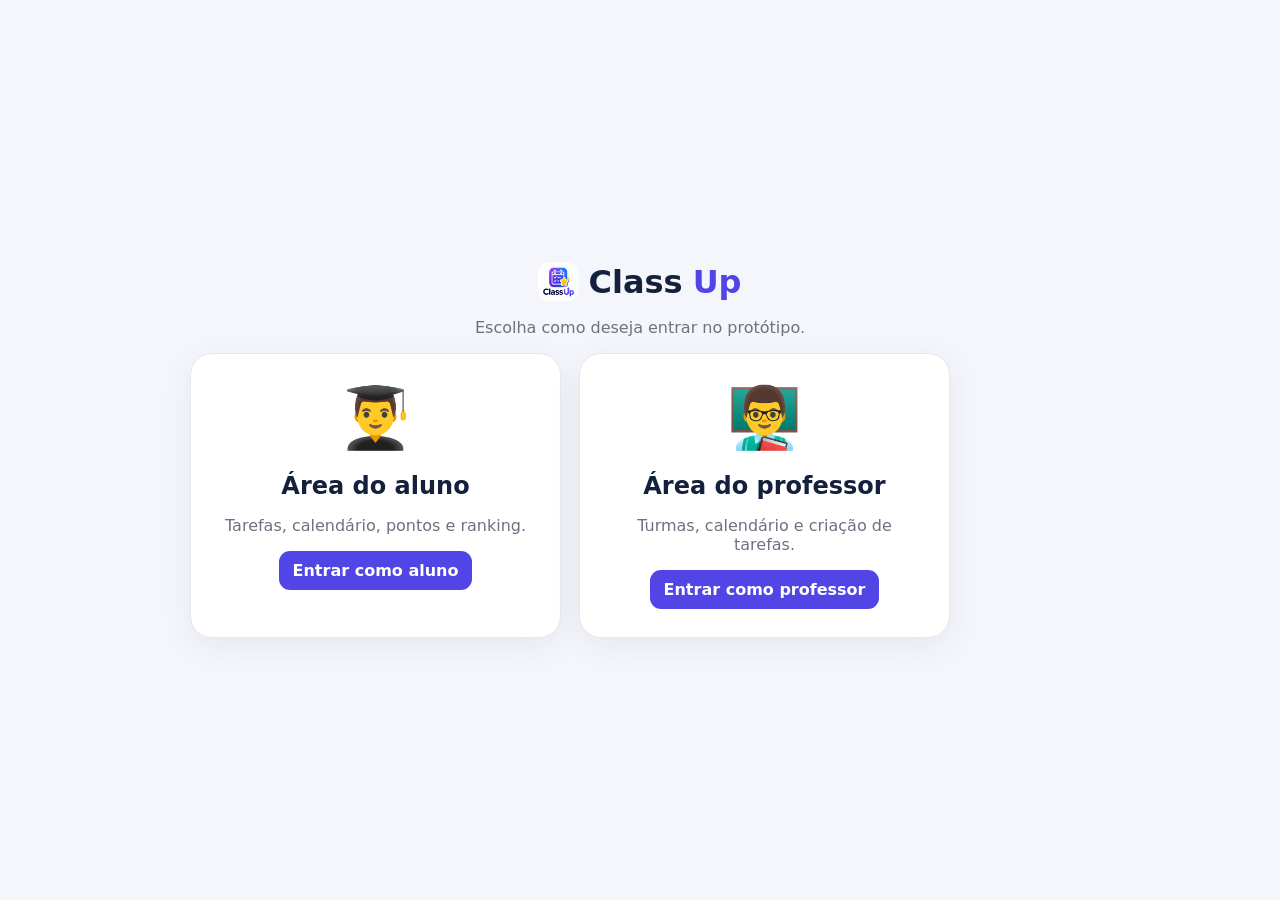
<file: index.html>
<!DOCTYPE html><html lang="pt-BR"><head><meta charset="UTF-8"><meta name="viewport" content="width=device-width,initial-scale=1,viewport-fit=cover"><title>ClassUp</title><link rel="stylesheet" href="styles.css"></head><body><div class="homechoices"><div style="width:100%;max-width:900px;text-align:center"><div class="brand" style="justify-content:center;color:#14213d;font-size:32px"><div class="logo"><img src="logo.png"></div>Class<span style="color:#5146e5">Up</span></div><p class="sub">Escolha como deseja entrar no protótipo.</p><div class="choicegrid"><div class="choice"><div style="font-size:60px">👨‍🎓</div><h2>Área do aluno</h2><p class="sub">Tarefas, calendário, pontos e ranking.</p><a class="btn primary" href="aluno.html" style="display:inline-block;text-decoration:none">Entrar como aluno</a></div><div class="choice"><div style="font-size:60px">👨‍🏫</div><h2>Área do professor</h2><p class="sub">Turmas, calendário e criação de tarefas.</p><a class="btn primary" href="professor.html" style="display:inline-block;text-decoration:none">Entrar como professor</a></div></div></div></div></body></html>
</file>
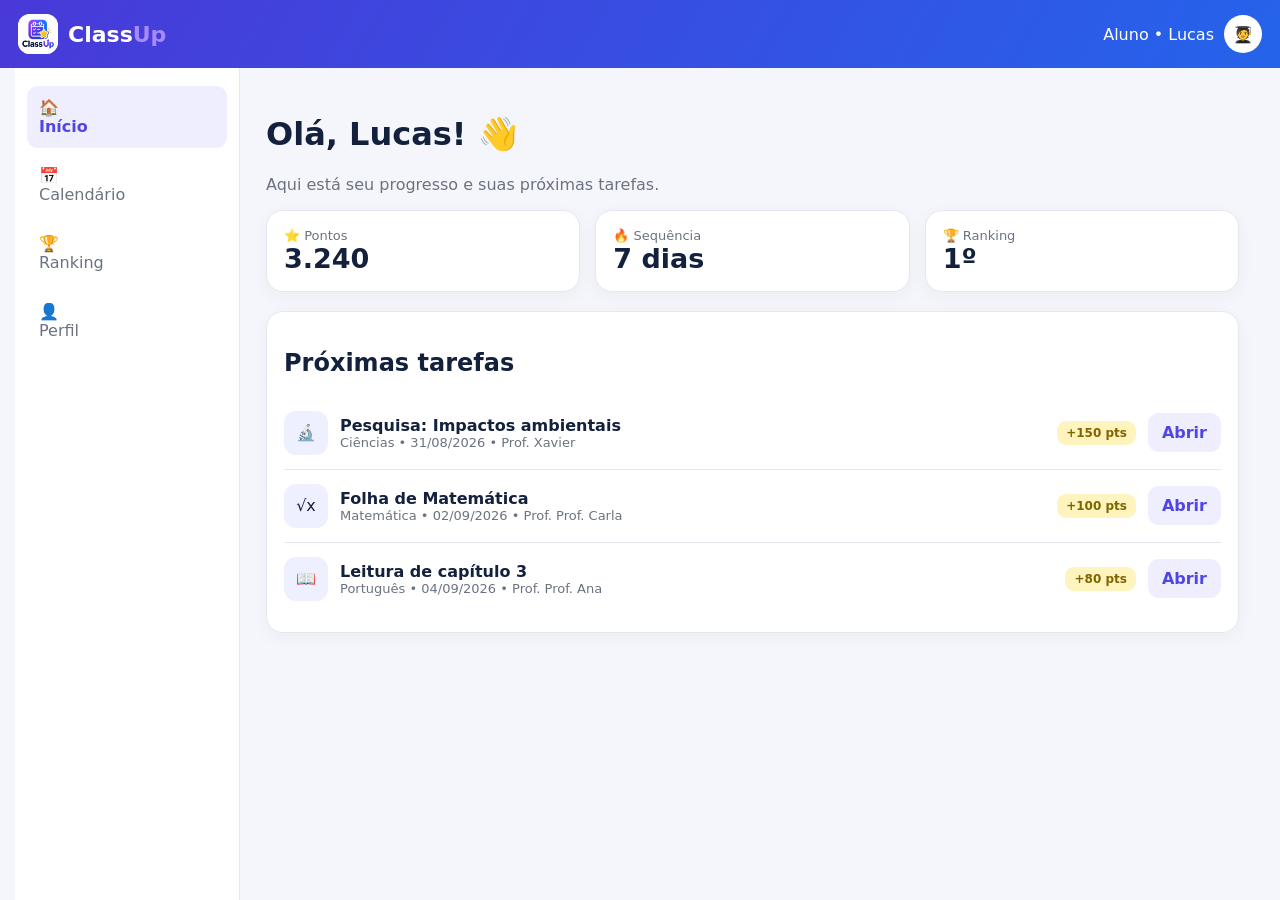
<file: aluno.html>
<!DOCTYPE html><html lang="pt-BR"><head><meta charset="UTF-8"><meta name="viewport" content="width=device-width,initial-scale=1,viewport-fit=cover"><title>ClassUp Aluno</title><link rel="stylesheet" href="styles.css"></head><body><script src="shared.js"></script><script src="aluno.js"></script></body></html>
</file>
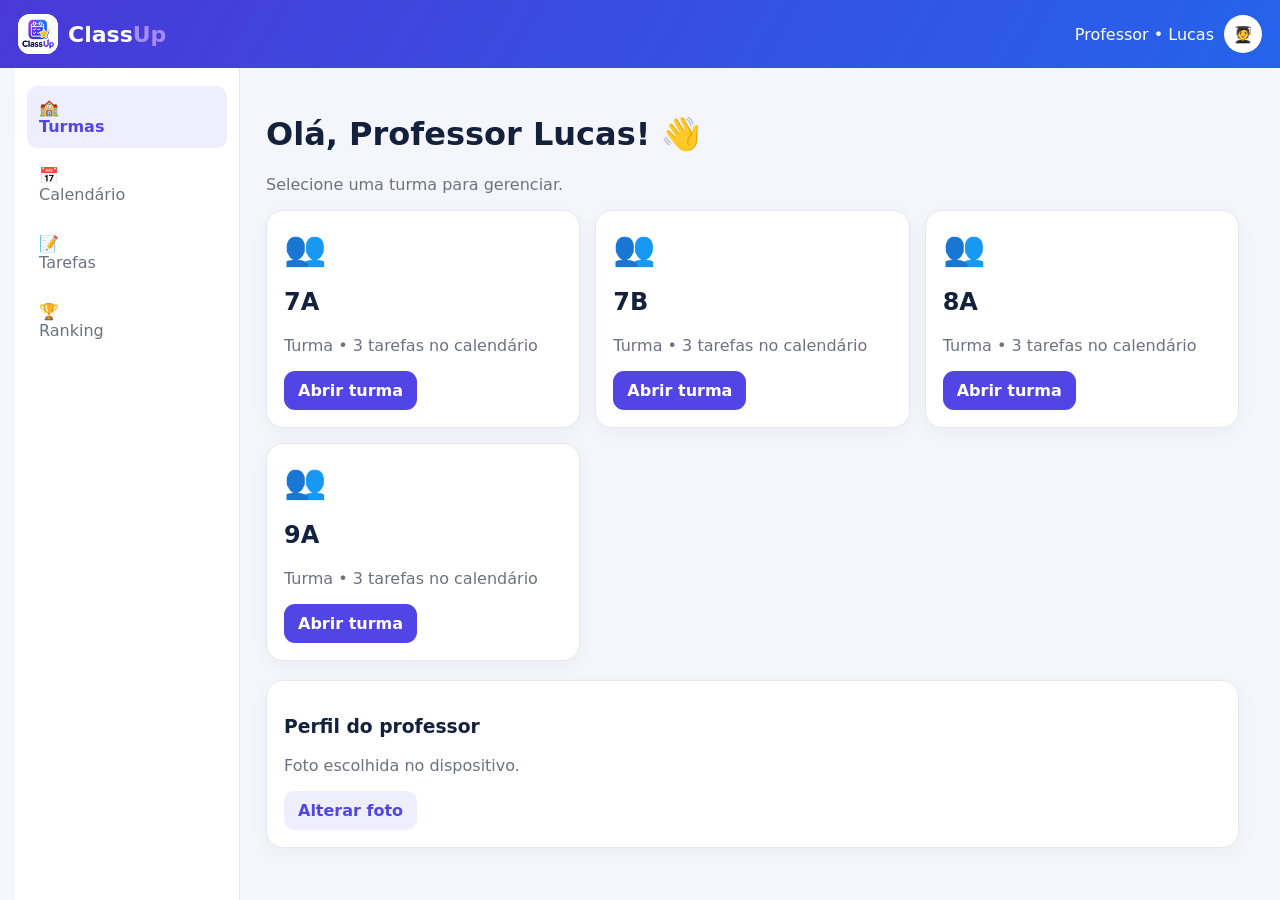
<file: professor.html>
<!DOCTYPE html><html lang="pt-BR"><head><meta charset="UTF-8"><meta name="viewport" content="width=device-width,initial-scale=1,viewport-fit=cover"><title>ClassUp Professor</title><link rel="stylesheet" href="styles.css"></head><body><script src="shared.js"></script><script src="professor.js"></script></body></html>
</file>
<file: styles.css>
:root{--p:#5146e5;--p2:#7c3aed;--blue:#2563eb;--bg:#f5f6fb;--card:#fff;--text:#14213d;--muted:#6b7280;--border:#e6e8f0;--green:#16a34a;--yellow:#facc15}
*{box-sizing:border-box}body{margin:0;font-family:Inter,system-ui,-apple-system,Segoe UI,sans-serif;background:var(--bg);color:var(--text)}
button,input,textarea,select{font:inherit}button{cursor:pointer}.top{background:linear-gradient(120deg,#4939d8,#2563eb);color:#fff;padding:14px 18px;display:flex;align-items:center;justify-content:space-between;position:sticky;top:0;z-index:20}
.brand{display:flex;align-items:center;gap:10px;font-weight:900;font-size:22px}.logo{width:40px;height:40px;border-radius:12px;background:#fff;overflow:hidden}.logo img{width:100%;height:100%;object-fit:contain}
.user{display:flex;align-items:center;gap:10px}.avatar{width:38px;height:38px;border-radius:50%;background:#fff;display:grid;place-items:center;overflow:hidden;color:#333}.avatar img{width:100%;height:100%;object-fit:cover}
.layout{display:flex;max-width:1250px;margin:auto;min-height:calc(100vh - 68px)}.side{width:225px;background:#fff;border-right:1px solid var(--border);padding:18px 12px}.nav{width:100%;border:0;background:transparent;padding:12px;border-radius:11px;text-align:left;color:var(--muted);margin-bottom:6px}.nav.active,.nav:hover{background:#eeeefe;color:var(--p);font-weight:800}
.main{flex:1;padding:26px}.sub,.muted{color:var(--muted)}.grid{display:grid;grid-template-columns:repeat(3,1fr);gap:15px}.card{background:#fff;border:1px solid var(--border);border-radius:17px;padding:17px;box-shadow:0 5px 18px #26345b0b}
.btn{border:0;border-radius:11px;padding:10px 14px;font-weight:800}.primary{background:var(--p);color:#fff}.secondary{background:#eeeefe;color:var(--p)}.ghost{background:#f1f2f6;color:var(--text)}
.stat{font-size:27px;font-weight:900}.label{font-size:13px;color:var(--muted)}
.task{display:flex;align-items:center;gap:12px;padding:14px 0;border-bottom:1px solid var(--border)}.task:last-child{border-bottom:0}.icon{width:44px;height:44px;border-radius:12px;background:#eef0ff;display:grid;place-items:center;flex:none}.taskmain{flex:1;min-width:0}.points{background:#fff4bd;color:#806400;padding:5px 9px;border-radius:9px;font-weight:800;font-size:12px}.badge{display:inline-block;padding:5px 8px;border-radius:8px;background:#eeeefe;color:var(--p);font-size:12px;font-weight:800}
.calendar{display:grid;grid-template-columns:repeat(7,1fr);gap:6px}.dow{text-align:center;color:var(--muted);font-size:12px;font-weight:800;padding:5px}.day{background:#fff;border:1px solid var(--border);border-radius:11px;min-height:90px;padding:8px;cursor:pointer}.day:hover{border-color:#9b93ff}.day.mutedday{opacity:.45}.day.selected{outline:3px solid #b7b2ff}.day.today{background:#f0edff;border-color:var(--p)}.daynum{font-weight:900}.event{font-size:10px;margin-top:5px;padding:4px 5px;border-radius:6px;background:#eeeefe;color:var(--p);white-space:nowrap;overflow:hidden;text-overflow:ellipsis}.empty{padding:24px;text-align:center;color:var(--muted)}
.monthbar{display:flex;align-items:center;justify-content:space-between;gap:10px;margin-bottom:15px}.monthbar h2{margin:0}.monthbuttons{display:flex;gap:7px}
.form{display:grid;gap:12px}.form label{font-size:13px;font-weight:800}.form input,.form textarea,.form select{width:100%;padding:11px;border:1px solid #d9dbe7;border-radius:10px;background:#fff}.form textarea{min-height:110px;resize:vertical}
.modal{position:fixed;inset:0;background:#11182788;display:none;align-items:center;justify-content:center;padding:14px;z-index:50}.modal.show{display:flex}.modalbox{background:#fff;border-radius:19px;max-width:620px;width:100%;max-height:92vh;overflow:auto;padding:20px}
.avatar-options{display:flex;gap:12px;flex-wrap:wrap}.avatar-choice{width:78px;height:78px;border-radius:50%;border:3px solid transparent;background:#eee;display:grid;place-items:center;font-size:38px}.avatar-choice.selected{border-color:var(--p);box-shadow:0 0 0 3px #dcd9ff}
.rankrow{display:flex;align-items:center;gap:12px;padding:13px 8px;border-bottom:1px solid var(--border)}.rank{width:30px;text-align:center;font-weight:900}.rankname{flex:1}.me{background:#f0edff;border-radius:11px}
.homechoices{min-height:100vh;display:grid;place-items:center;padding:20px}.choicegrid{display:grid;grid-template-columns:1fr 1fr;gap:18px;max-width:760px;width:100%}.choice{padding:28px;border:1px solid var(--border);border-radius:22px;background:#fff;text-align:center;box-shadow:0 8px 30px #26345b12}.choice h2{margin-bottom:7px}
.toast{position:fixed;right:16px;bottom:85px;background:#14213d;color:#fff;padding:12px 15px;border-radius:11px;display:none;z-index:60}
@media(max-width:700px){
 .side{position:fixed;left:0;right:0;bottom:0;width:auto;height:66px;padding:5px 7px;display:flex;justify-content:space-around;z-index:30;border-right:0;border-top:1px solid var(--border);box-shadow:0 -5px 18px #26345b16}
 .nav{flex:1;max-width:100px;text-align:center;font-size:11px;padding:7px 3px;margin:0 2px}.main{padding:18px 13px 88px}.grid{grid-template-columns:1fr}.top{padding:10px 13px}.user span{display:none}
 .calendar{gap:3px}.day{min-height:68px;padding:6px}.event{font-size:8px}.dow{font-size:10px}.choicegrid{grid-template-columns:1fr}
 .task{flex-wrap:wrap}.task .btn{margin-left:56px}.monthbar h2{font-size:18px}
}
</file>
